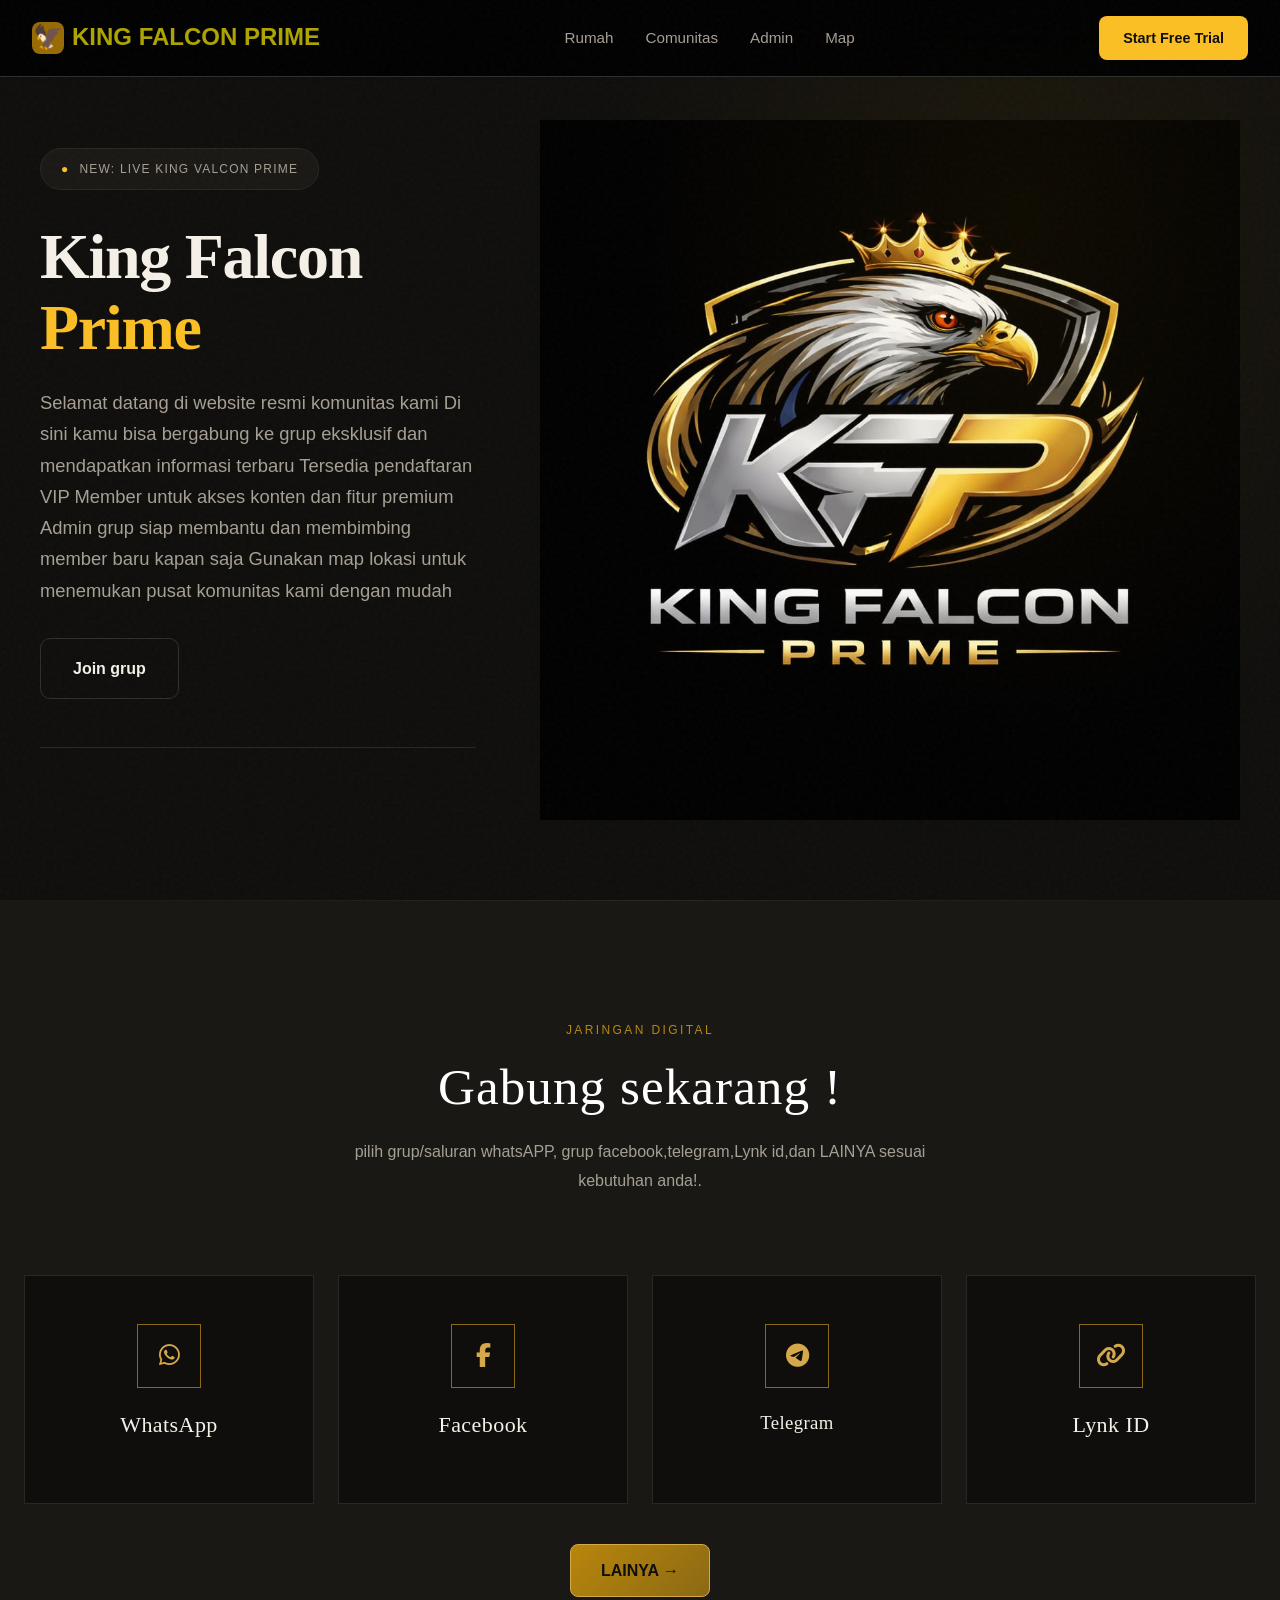
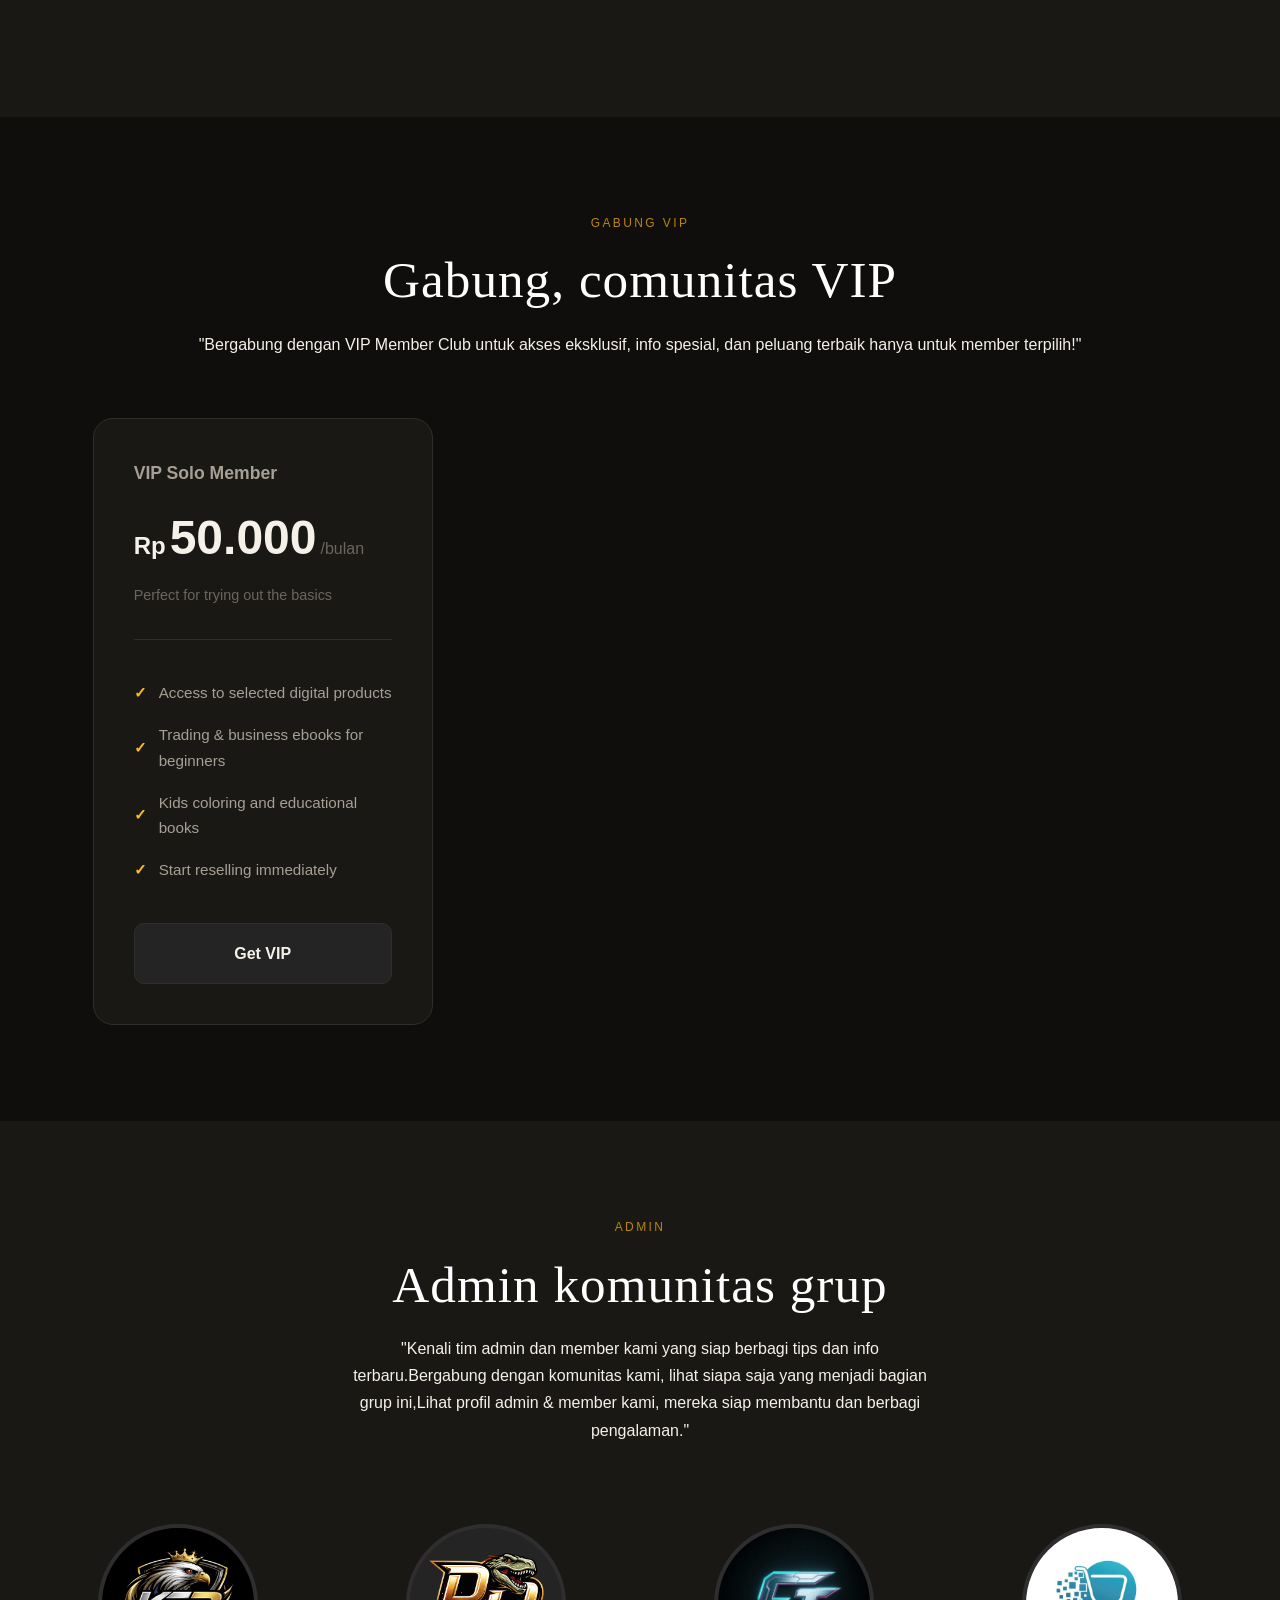
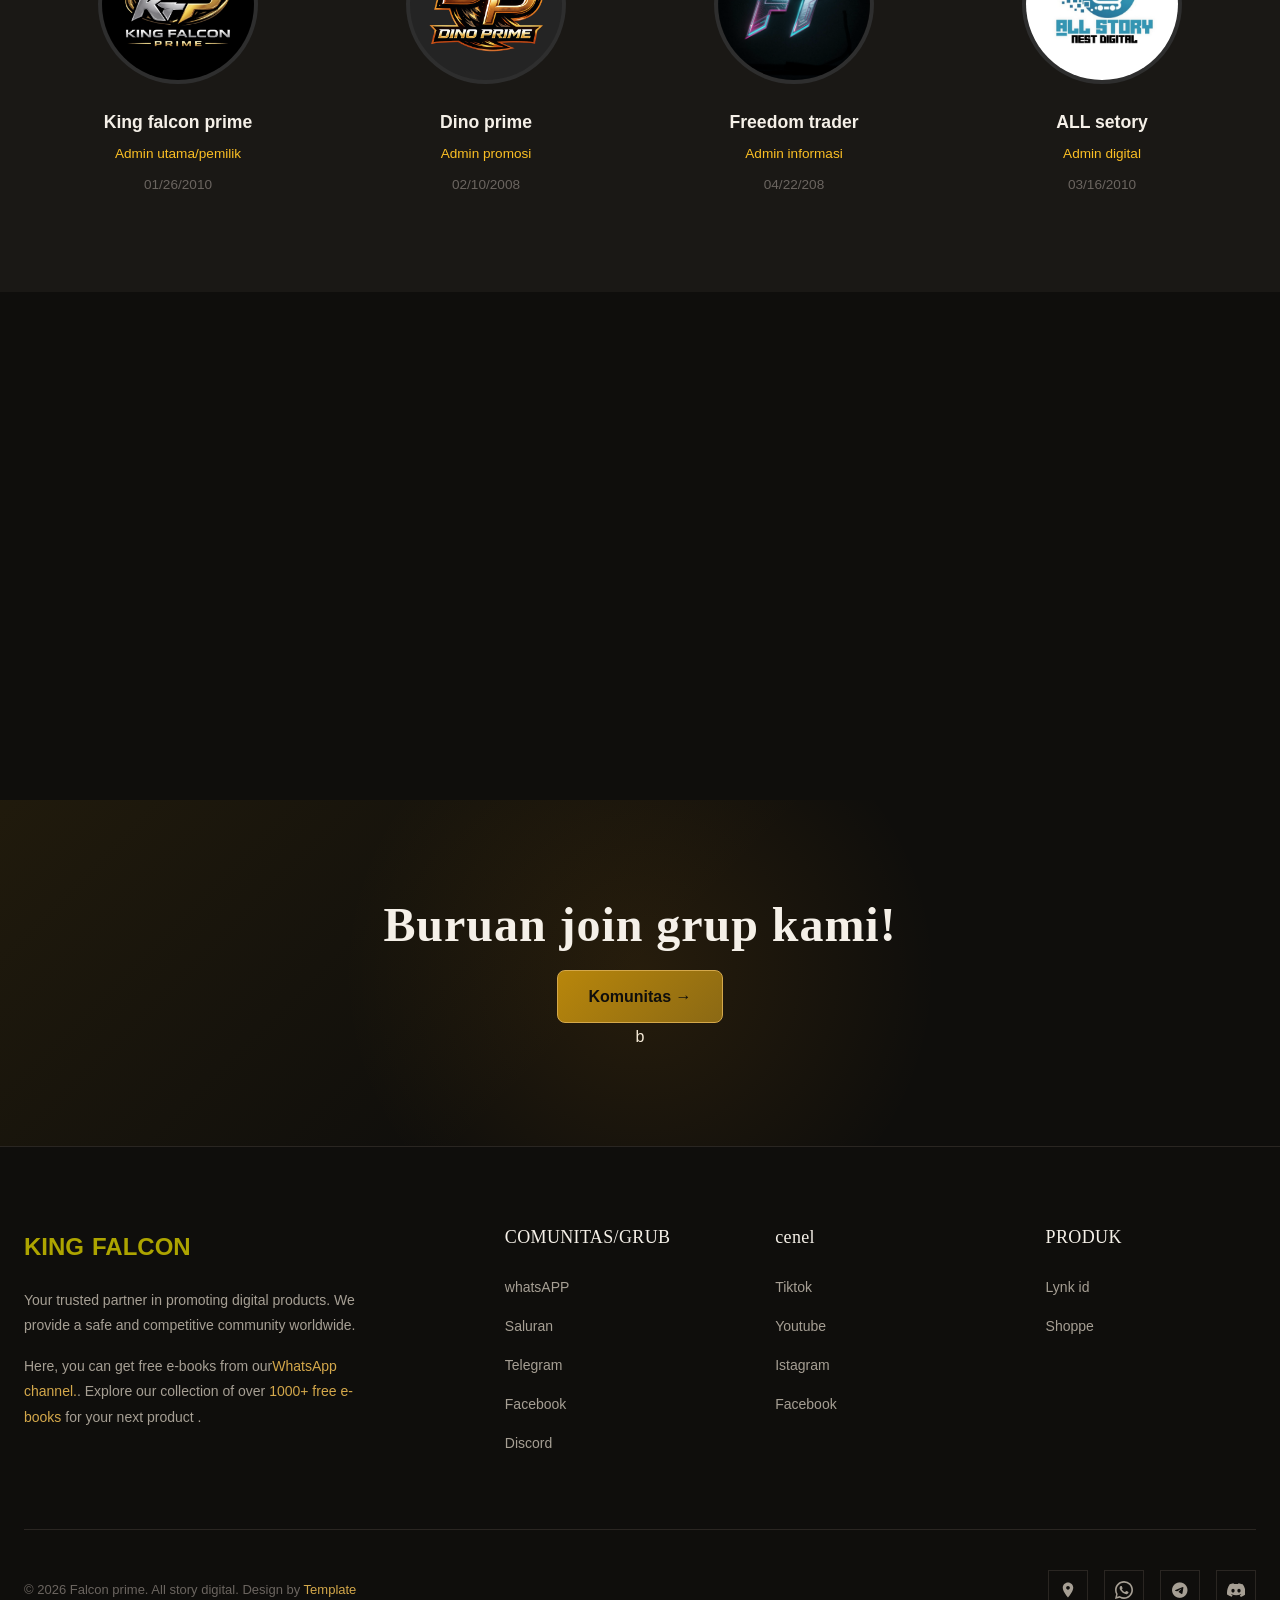
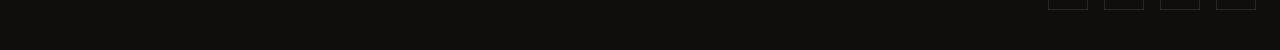
<file: index.html>
<!DOCTYPE html>
<html lang="en">
<head>
  <meta charset="UTF-8">
  <meta name="viewport" content="width=device-width, initial-scale=1.0">
  <title>king falcon prime</title>
  <link rel="stylesheet" href="https://cdnjs.cloudflare.com/ajax/libs/font-awesome/6.5.0/css/all.min.css">

  <link rel="preconnect" href="https://fonts.googleapis.com">
  <link rel="preconnect" href="https://fonts.gstatic.com" crossorigin>
  <link href="https://fonts.googleapis.com/css2?family=Space+Grotesk:wght@300;400;500;600;700&display=swap" rel="stylesheet">
  <link rel="stylesheet" href="style.css">
  <link rel="stylesheet" href="stylee.css">
<!--

TemplateMo 606 String Master

https://templatemo.com/tm-606-string-master

-->
</head>
<body>

  <!-- Navigation -->
  <nav>
    <div class="nav-container">
      <a href="#" class="logo">
        <div class="logo-icon">🦅</div>
        KING FALCON PRIME
      </a>
      <ul class="nav-links">
        <li><a href="#hero">Rumah</a></li>
        <li><a href="#services">Comunitas</a></li>
        <li><a href="#instructors">Admin</a></li>
        <li><a href="#map_main">Map</a></li>
      </ul>
      <a href="#pricing" class="nav-cta"><span>Start Free Trial</span></a>
      <button id="soundToggle" class="mobile-menu-btn">☰</button>
    </div>
  </nav>

  <!-- Hero Section -->
  <!-- TIP: To enable full-screen hero, uncomment "min-height: 100vh" in the .hero CSS -->
  <section class="hero" id="hero">
    <div class="hero-container">
      <div class="hero-content">
        <div class="hero-badge">
          <span>●</span> New: live king valcon prime
        </div>
        <h1>King Falcon<span class="highlight"> Prime</span> </h1>
        <p class="hero-description">
   Selamat datang di website resmi komunitas kami
Di sini kamu bisa bergabung ke grup eksklusif dan mendapatkan informasi terbaru
Tersedia pendaftaran VIP Member untuk akses konten dan fitur premium
Admin grup siap membantu dan membimbing member baru kapan saja
Gunakan map lokasi untuk menemukan pusat komunitas kami dengan mudah

  
        </p>
        <div class="hero-buttons">
          <a href="#services" class="btn-secondary">
            Join grup
          </a>
        </div>
        <div class="hero-stats">
          <div class="stat">
            <div class="stat-value"></div>
            <div class="stat-label"></div>
          </div>
          <div class="stat">
            <div class="stat-value"></div>
            <div class="stat-label"></div>
          </div>
          <div class="stat">
            <div class="stat-value"></div>
            <div class="stat-label"></div>
          </div>
        </div>
      </div>

      <!-- logo  -->
      
    <div class="logo-wrapper">
  <div class="logo-circle">
    <img src="images/logo.jpeg" alt="Logo">
  </div>
</div>


  </section>

      <!-- Services Section -->
    <section class="services" id="services">
        <div class="container">
            <div class="section-header">
                <div class="section-label">Jaringan Digital</div>
                <h2 class="section-title">Gabung sekarang !</h2>
                <p class="section-desc">pilih grup/saluran whatsAPP, grup facebook,telegram,Lynk id,dan LAINYA sesuai kebutuhan anda!.</p>
              </div>

            <div class="services-grid">

    <!-- WhatsApp grup promosi saya  -->
    <div class="service-card">
        <div class="service-icon">
            <a href="lainya.html?menu=a" >
                <i class="fab fa-whatsapp"></i>
            </a>
        
        </div>
        <h3 class="service-title"> WhatsApp</h3>

      </div>


    <!-- Facebook -->
    <div class="service-card">
        <div class="service-icon">
            <a href="lainya.html?menu=b" >
                <i class="fab fa-facebook-f"></i>
            </a>
        </div>
        <h3 class="service-title">Facebook</h3>
        </div>

    <!-- Telegram -->
    <div class="service-card">
        <div class="service-icon">
            <a href="lainya.html?menu=c" >
                <i class="fab fa-telegram-plane"></i>
            </a>
        </div>
        <h3> Telegram </h3>
        </div>

    <!-- Lynk ID -->
    <div class="service-card">
        <div class="service-icon">
            <a href="lainya.html?menu=d" >
                <i class="fas fa-link"></i>
            </a>
        </div>
        <h3 class="service-title">Lynk ID</h3>
        
    </div>
              
  </div>
</div>

       <div class="cta-container">
    <a href="lainya.html?menu=e" class="btn-primary">LAINYA →</a>
</div>
      
</section>


  
  <!-- Pricing Section -->
  <!-- gabung viprepeat(3, 1fr); -->
  <section class="pricing" id="pricing">
    <div class="sion-container">
      <div class="section-headre">
        <div class="section-label">gabung VIP</div>
        <h2 class="section-title">Gabung, comunitas VIP</h2>
        <p class="section-description">
          "Bergabung dengan VIP Member Club untuk akses eksklusif, info spesial, dan peluang terbaik hanya untuk member terpilih!"
        </p>
      </div>
     
       <!-- vip 1 -->
      <div class="pricing-grid">
        <div class="pricing-card">
          <div class="pricing-name">VIP Solo Member</div>
          <div class="pricing-price">
            <span class="currency">Rp</span><span class="proPrice">50.000</span><span class="period">/bulan</span>
          </div>
          <p class="pricing-description">Perfect for trying out the basics</p>
          <ul class="pricing-features">
            <li>Access to selected digital products</li>
  <li>Trading & business ebooks for beginners</li>
  <li>Kids coloring and educational books</li>
  <li>Start reselling immediately</li>
          </ul>
          <a href="https://wa.me/6281573837213" class="pricing-btn">Get VIP</a>
        </div>

      </div>
    </div>
  </section>

 


  <!-- admin kami -->
  <section class="instructors" id="instructors">
    <div class="section-container">
      <div class="section-header">
        <div class="section-label">Admin</div>
        <h2 class="section-title">Admin komunitas grup</h2>
        <p class="section-description">
          "Kenali tim admin dan member kami yang siap berbagi tips dan info terbaru.Bergabung dengan komunitas kami, lihat siapa saja yang menjadi bagian grup ini,Lihat profil admin & member kami, mereka siap membantu dan berbagi pengalaman."
        </p>
      </div>
      <div class="instructors-grid">
        <div class="instructor-card">
          <div class="instructor-image">
            <img src="images/logo.jpeg" alt="Marcus Chen">
          </div>
          <div class="instructor-name">King falcon prime</div>
          <div class="instructor-role">Admin utama/pemilik</div>
          <p class="instructor-bio">01/26/2010</p>
        </div>
        <div class="instructor-card">
          <div class="instructor-image">
            <img src="images/logo2.png" alt="Sarah Williams">
          </div>
          <div class="instructor-name">Dino prime</div>
          <div class="instructor-role">Admin promosi</div>
          <p class="instructor-bio">02/10/2008</p>
        </div>
        <div class="instructor-card">
          <div class="instructor-image">
            <img src="images/logo3.png" alt="James Rodriguez">
          </div>
          <div class="instructor-name">Freedom trader</div>
          <div class="instructor-role">Admin informasi</div>
          <p class="instructor-bio">04/22/208</p>
        </div>
        <div class="instructor-card">
          <div class="instructor-image">
            <img src="images/logo4.jpeg" alt="Emily Park">
          </div>
          <div class="instructor-name">ALL setory</div>
          <div class="instructor-role">Admin digital</div>
          <p class="instructor-bio">03/16/2010</p>
        </div>
      </div>
    </div>
  </section>

  <!-- Testimonials Section -->
  

              <!-- map -->
                 <div class="map_main" id="map_main">
                     <div class="map-responsive">
                        <iframe src="https://www.google.com/maps/embed?pb=!1m17!1m12!1m3!1d3959.0200530906395!2d109.98993!3d-7.123672999999999!2m3!1f0!2f0!3f0!3m2!1i1024!2i768!4f13.1!3m2!1m1!2zN8KwMDcnMjUuMiJTIDEwOcKwNTknMjMuOCJF!5e0!3m2!1sid!2sid!4v1770768249872!5m2!1sid!2sid" width="250" height="500" frameborder="0" style="border:0; width: 100%;" allowfullscreen=""></iframe>
                      </div>
                  </div>

  <!-- CTA Section -->
  <section class="cta">
    <div class="section-container cta-content">
      <h2>Buruan join grup kami!</h2>
      <a href="#services" class="btn-primary">Komunitas →</a>
    </div>b
  </section>

 <!-- Footer -->
    <footer class="footer">
        <div class="container">
            <div class="footer-grid">
                <div class="footer-brand">
                    <a href="#" class="logo">KING <span>FALCON</span></a>
                    <p>Your trusted partner in promoting digital products. We provide a safe and competitive community worldwide.</p>
                    <p style="margin-top: 16px;">Here, you can get free e-books from our<a href="https://whatsapp.com/channel/0029VbC5rMU8V0tkrVbQMV39" target="_blank" rel="noopener" style="color: var(--gold-light);">WhatsApp channel.</a>. Explore our collection of over  <a href="https://whatsapp.com/channel/0029VbC5rMU8V0tkrVbQMV39" style="color: var(--gold-light);">1000+ free e-books</a> for your next product .</p>
                </div>
                <div class="footer-col" >
                    <h4 class="footer-title">COMUNITAS/GRUB</h4>
                   <ul class="footer-links"> 

    <li>
        <a href="https://chat.whatsapp.com/LSkPdoFXT7n2mN4QRKAhbp" target="_blank">
            whatsAPP
        </a>
    </li>

    <li>
        <a href="https://whatsapp.com/channel/0029VbC5rMU8V0tkrVbQMV39" target="_blank">
            Saluran
        </a>
    </li>

    <li>
        <a href="https://t.me/+sE-XW4UMI54yMTU1" target="_blank">
            Telegram
        </a>
    </li>

    <li>
        <a href="https://web.facebook.com/share/g/17uDJnDkF6/" target="_blank">
            Facebook
        </a>
    </li>

    <li>
        <a href="https://youtube.com/@channelmu" target="_blank">
           Discord
        </a>
    </li>
</ul>

                </div>
                <div class="footer-col">
                    <h4 class="footer-title">cenel</h4>
                 <ul class="footer-links">
    <li>
        <a href="https://www.tiktok.com/finansialdigital26" target="_blank">
            Tiktok
        </a>
    </li>

    <li>
        <a href="https://www.youtube.com/@kingfaalconprime" target="_blank">
            Youtube
        </a>
    </li>

    <li>
        <a href="https://www.instagram.com/kingdinoprime2" target="_blank">
            Istagram
        </a>
    </li>

    <li>
        <a href="https://www.facebook.com/kingfalconprime" target="_blank">
            Facebook
        </a>
    </li>


</ul>

                </div>
                <div class="footer-col">
                    <h4 class="footer-title">PRODUK</h4>
                   <ul class="footer-links">
    <li>
        <a href="https://lynk.id/allstorynestdigital" target="_blank">
            Lynk id
        </a>
    </li>

    <li>
        <a href="https://shopee.co.id/zalfaasyifatuhaifa" target="_blank">
           Shoppe
        </a>
    </li>
</ul>

                </div>
            </div>
            <div class="footer-bottom">
                <p class="footer-copy">&copy; 2026 Falcon prime. All story digital. Design by <a href="https://templatemo.com" target="_blank" style="color: var(--gold-light);">Template</a></p>
                <div class="footer-socials">
                    <!-- Google Maps -->
<!-- Google Maps (tetap) -->
<a href="https://maps.app.goo.gl/8mL3T69eai3Khaua7" target="_blank" class="social-link">
    <svg width="18" height="18" viewBox="0 0 24 24" fill="currentColor">
        <path d="M12 2C8.13 2 5 5.13 5 9c0 5.25 7 13 7 13s7-7.75 7-13c0-3.87-3.13-7-7-7zm0 9.5c-1.38 0-2.5-1.12-2.5-2.5S10.62 6.5 12 6.5s2.5 1.12 2.5 2.5S13.38 11.5 12 11.5z"/>
    </svg>
</a>

<!-- WhatsApp -->

<a href="https://wa.me/6281573837213" target="_blank" class="social-link">
    <svg width="18" height="18" viewBox="0 0 24 24" fill="currentColor">
        <path d="M20.52 3.48A11.86 11.86 0 0012 .01C5.37.01 0 5.38 0 12c0 2.11.55 4.08 1.5 5.78L0 24l6.3-1.65A11.94 11.94 0 0012 24c6.63 0 12-5.38 12-12 0-3.18-1.24-6.18-3.48-8.52zM12 21.8c-1.88 0-3.69-.5-5.25-1.45l-.38-.23-3.72.97.99-3.62-.25-.37A9.767 9.767 0 012.2 12c0-5.38 4.42-9.8 9.8-9.8 2.61 0 5.06 1.02 6.92 2.88 1.86 1.86 2.88 4.31 2.88 6.92 0 5.38-4.42 9.8-9.8 9.8zm5.33-7.54c-.29-.15-1.72-.85-1.99-.95-.27-.1-.47-.15-.67.15-.19.29-.74.95-.91 1.15-.18.19-.35.21-.64.07-.29-.15-1.22-.45-2.32-1.43-.86-.76-1.41-1.7-1.57-1.98-.16-.28-.02-.43.12-.57.13-.13.29-.35.44-.52.15-.17.19-.28.29-.45.09-.17.05-.32-.02-.44-.08-.13-.66-1.6-.9-2.19-.24-.58-.48-.5-.66-.51l-.57-.01c-.19 0-.5.07-.77.37s-1.01 1.01-1.01 2.46c0 1.44 1.03 2.83 1.17 3.02.14.19 2.03 3.11 4.92 4.36.69.3 1.23.46 1.65.59.71.22 1.36.19 1.87.12.57-.08 1.77-.72 2.03-1.41.27-.69.27-1.29.19-1.41-.07-.12-.27-.19-.56-.34z"/>
    </svg>
</a>


<!-- Telegram -->

            <a href="https://t.me/+sE-XW4UMI54yMTU1" target="_blank" class="social-link">
                <i class="fab fa-telegram-plane" width="20" height="20" viewBox="0 0 24 24" fill="currentColor">
        </i>
            </a>
        

<!-- Discord -->
<a href="https://discord.gg/kingdinoprime" target="_blank" class="social-link">
    <svg width="18" height="18" viewBox="0 0 24 24" fill="currentColor">
        <path d="M20.317 4.369a19.791 19.791 0 00-4.885-1.515.074.074 0 00-.08.037c-.211.375-.444.864-.608 1.25-1.844-.277-3.68-.277-5.486 0-.164-.396-.405-.874-.617-1.25a.077.077 0 00-.08-.037 19.736 19.736 0 00-4.885 1.515.069.069 0 00-.032.027C.533 9.045-.319 13.553.066 18.002a.082.082 0 00.031.056 19.9 19.9 0 006.092 3.098.076.076 0 00.084-.027c.471-.647.888-1.33 1.242-2.048a.076.076 0 00-.041-.106 13.728 13.728 0 01-1.957-.927.076.076 0 01-.007-.127c.131-.098.262-.197.389-.299a.074.074 0 01.077-.01c4.087 1.868 8.517 1.868 12.548 0a.073.073 0 01.079.009c.127.102.258.201.389.299a.076.076 0 01-.006.127c-.606.36-1.233.683-1.875.967a.076.076 0 00-.038.107c.36.719.778 1.402 1.25 2.05a.076.076 0 00.084.028 19.886 19.886 0 006.093-3.098.077.077 0 00.031-.056c.488-5.177-.559-9.647-3.548-13.606a.061.061 0 00-.031-.028zM8.02 15.331c-1.182 0-2.15-1.085-2.15-2.419 0-1.333.955-2.418 2.15-2.418 1.205 0 2.17 1.093 2.15 2.418 0 1.334-.955 2.419-2.15 2.419zm7.974 0c-1.182 0-2.15-1.085-2.15-2.419 0-1.333.955-2.418 2.15-2.418 1.205 0 2.17 1.093 2.15 2.418 0 1.334-.945 2.419-2.15 2.419z"/>
    </svg>
</a>

                </div>
            </div>
        </div>
    </footer>

  <!-- Default Statcounter code for king falcon prime
https://alfxperson057.github.io/king-falcon-prime/ -->
<script type="text/javascript">
var sc_project=13204720; 
var sc_invisible=1; 
var sc_security="fe599e5f"; 
</script>
<script type="text/javascript"
src="https://www.statcounter.com/counter/counter.js" async></script>
<noscript><div class="statcounter"><a title="Web Analytics Made Easy -
Statcounter" href="https://statcounter.com/" target="_blank"><img
class="statcounter" src="https://c.statcounter.com/13204720/0/fe599e5f/1/"
alt="Web Analytics Made Easy - Statcounter"
referrerPolicy="no-referrer-when-downgrade"></a></div></noscript>
<!-- End of Statcounter Code -->
  

<script src="secrip.js"></script>
</body>

</html>
</file>
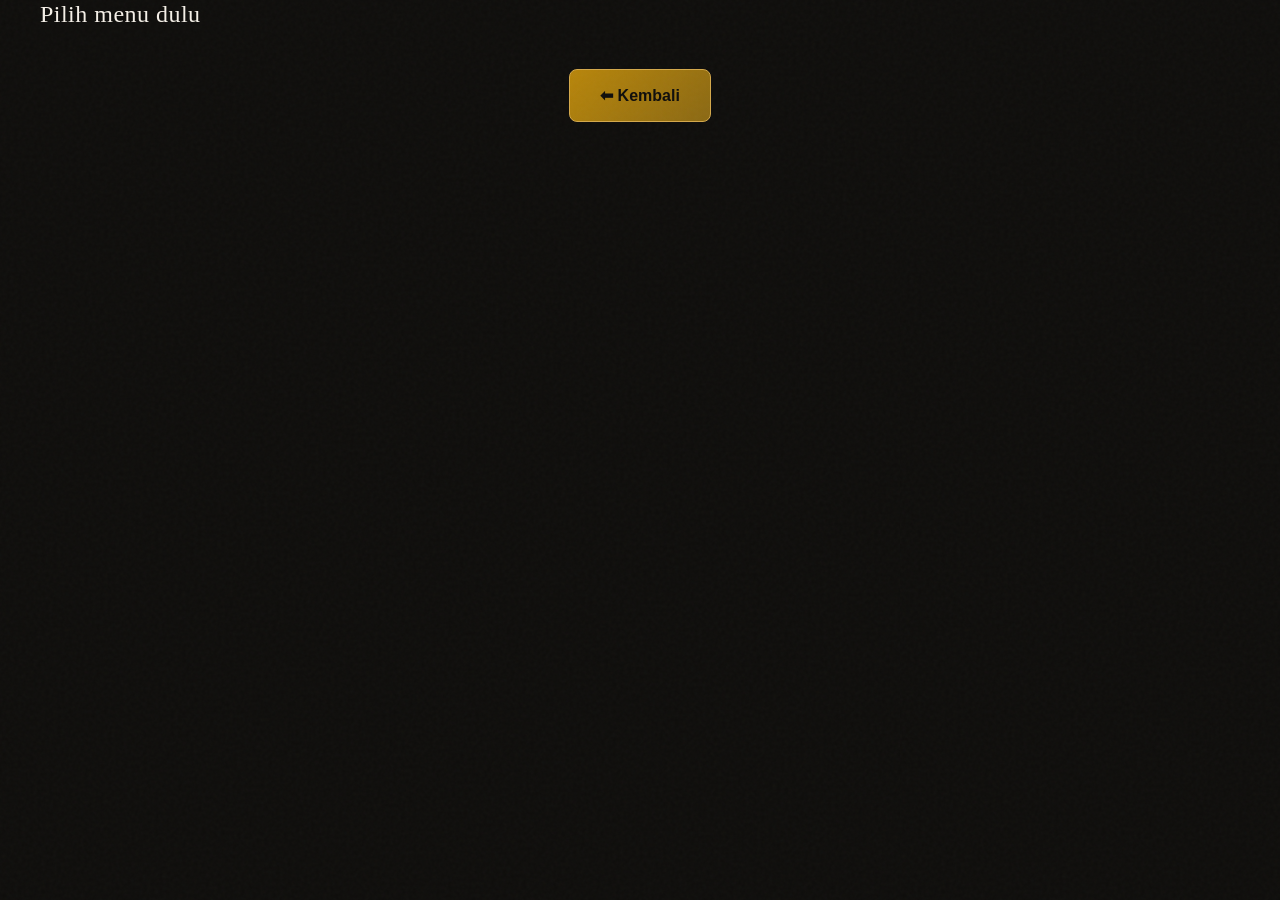
<file: lainya.html>
<!DOCTYPE html>
<html lang="en">
<head>
  <meta charset="UTF-8">
  <meta name="viewport" content="width=device-width, initial-scale=1.0">
  <title>king falcon prime</title>

  <link rel="stylesheet" href="https://cdnjs.cloudflare.com/ajax/libs/font-awesome/6.5.0/css/all.min.css">
  <link rel="preconnect" href="https://fonts.googleapis.com">
  <link href="https://fonts.googleapis.com/css2?family=Space+Grotesk:wght@300;400;500;600;700&display=swap" rel="stylesheet">
  
  <link rel="stylesheet" href="style.css">
  <link rel="stylesheet" href="stylee.css">
</head>

<body>

<!-- Konten Akan Muncul Di Sini -->
<div class="section-container">
  <div id="content"></div>
</div>

<div class="cta-container">
    <a href="index.html#services" class="btn-primary">⬅ Kembali</a>
</div>

<!-- SCRIPT TARUH DI BAWAH -->
<script>
const params = new URLSearchParams(window.location.search);
const menu = params.get("menu");
const content = document.getElementById("content");

if(menu === "a"){
    content.innerHTML = `
        <section class=" id="services">
    <div class="container">
        <div class="section-header">
            <h2 class="section-title">Gabung sekarang!</h2>
            <p class="section-desc">
            pilih grup/saluran sesuai kebutuhan!.
            </p>
        </div>

        <div class="services-grid">

            <div class="service-card">
                <div class="service-icon">
                    <a href="https://chat.whatsapp.com/xxxx" target="_blank">
                        <i class="fab fa-whatsapp"></i>
                    </a>
                </div>
                <h3 class="service-title">Promosi Digital</h3>
                <p>Grup WhatsApp untuk promosi produk digital dan berbagi peluang bisnis online bersama.</p>
            </div>

            <div class="service-card">
                <div class="service-icon">
                    <a href="https://whatsapp.com/channel/0029VaebWXXIN9iofSAeJO1t" target="_blank">
                        <i class="fab fa-whatsapp"></i>
                    </a>
                </div>
                <h3 class="service-title">JB Aku FF</h3>
                <p>Saluran WhatsApp khusus jual beli akun Free Fire (FF).</p>
            </div>

        </div>
    </div>
</section>

`;
}
else if(menu === "b"){
    content.innerHTML = `

<section class=" id="services">
    <div class="container">
        <div class="section-header">
            <h2 class="section-title">Gabung sekarang!</h2>
            <p class="section-desc">
            pilih grup sesuai kebutuhan
            </p>
        </div>

        <div class="services-grid">

            <!-- Telegram -->
            <div class="service-card">
                <div class="service-icon">
                    <a href="https://www.facebook.com/share/g/1DgLpyzHYk/" target="_blank">
                        <i class="fab fa-facebook-f"></i>
                    </a>
                </div>
                <h3 class="service-title">Facebook Group</h3> 
                <p>Mari promosikan Lynk.id kalian di grup ini dan jangkau lebih banyak audiens,Gabung sekarang dan promosikan Lynk.id atau produk digital kamu secara gratis!
                </p>   
        </div>


        </div>
    </div>
</section>
    `;
}
else if(menu === "c"){
    content.innerHTML = `
        <section class=" id="services">
    <div class="container">
        <div class="section-header">
            <h2 class="section-title">Gabung sekarang!</h2>
            <p class="section-desc">
            pilih grup sesuai kebutuhan
            </p>
        </div>

        <div class="services-grid">

            <!-- Telegram -->
            <div class="service-card">
                <div class="service-icon">
                    <a href="https://t.me/+sE-XW4UMI54yMTU1" target="_blank">
                        <i class="fab fa-telegram-plane"></i>
                    </a>
                </div>
                <h3 class="service-title">Telegram Group</h3>
            <p>Bergabung di grup Telegram kami untuk mendapatkan buku PDF gratis dan premium, serta berdiskusi seputar coding, trading, dan produk digital.
            </p>  
        </div>


        </div>
    </div>
</section>
    `;
}
else if(menu === "d"){
    content.innerHTML = `
        <section class=" id="services">
    <div class="container">
        <div class="section-header">
            <h2 class="section-title">Beli sekarang!</h2>
            <p class="section-desc">
             pilih produk ditoko sesuai kebutuhan
            </p>
        </div>

        <div class="services-grid">

                <!-- Lynk ID -->
            <div class="service-card">
                <div class="service-icon">
                    <a href="https://lynk.id/allstorynestdigital" target="_blank">
                        <i class="fas fa-link"></i>
                    </a>
                </div>
                <h3 class="service-title">Lynk ID</h3>
                <p>Masuk ke Lynk.id kami, banyak produk yang bisa Anda jual kembali dengan keuntungan menarik,Tersedia banyak produk yang bisa Anda jual kembali. Yuk mulai usaha sekarang.</p>
            </div>

            

        </div>
    </div>
</section>
    `;
}
else if(menu === "e"){
    content.innerHTML = `
       <section class=" id="services">
    <div class="container">
        <div class="section-header">
            <h2 class="section-title">Gabung sekarang!</h2>
            <p class="section-desc">
            cari toko atau cenel lainya sesuai kebutuhan!.
            </p>
        </div>

        <div class="services-grid">

            <div class="service-card">
                <div class="service-icon">
                    <a href="https://shopee.com/xxxx" target="_blank">
                        <i class="fab fa-shopify"></i>
                    </a>
                </div>
                <h3 class="service-title">Shopee</h3>
               <p> Lihat produk kami di Shopee </p>
            </div>

        </div>
    </div>
</section>
    `;
}
else{
    content.innerHTML = "<h2>Pilih menu dulu</h2>";
}
</script>

<!-- Statcounter -->
<script type="text/javascript">
var sc_project=13204720; 
var sc_invisible=1; 
var sc_security="fe599e5f"; 
</script>
<script type="text/javascript"
src="https://www.statcounter.com/counter/counter.js" async></script>

<script src="secrip.js"></script>

</body>

</html>
</file>
<file: style.css>
@charset "utf-8";
/* CSS Document 

TemplateMo 606 String Master

https://templatemo.com/tm-606-string-master

*/

* {
	margin: 0;
	padding: 0;
	box-sizing: border-box;
}

:root {
	--bg-dark: #0d0d0d;
	--bg-card: #1a1a1a;
	--bg-elevated: #242424;
	--accent: #fbbf24;
	--accent-light: #fbbf24;
	--accent-dark: #d97706;
	--text-primary: #fafafa;
	--text-secondary: #a3a3a3;
	--text-muted: #737373;
	--border: #2e2e2e;
	--gold-primary: #B8860B;
	--gold-light: #D4A84B;
	--gold-dark: #8B6914;
	--gold-accent: #C9A227;
	--bg-dark: #0F0E0C;
	--bg-card: #1A1815;
	--bg-card-hover: #252119;
	--text-primary: #F5F0E8;
	--text-judul: #ffffff;
	--text-secondary: #A69F94;
	--text-muted: #6B6560;
	--border-color: #2A2622;
	--success: #7c784a;
	--danger: #8B3A3A;
}



html {
	scroll-behavior: smooth;
}

body {
	font-family: 'Space Grotesk', sans-serif;
	background: var(--bg-dark);
	color: var(--text-primary);
	line-height: 1.6;
}

/* Navigation */
nav {
	position: fixed;
	top: 0;
	left: 0;
	right: 0;
	z-index: 1000;
	background: rgba(0, 0, 0, 0.9);
	backdrop-filter: blur(20px);
	border-bottom: 1px solid var(--border);
}

.nav-container {
	max-width: 9200px;
	margin: 0 auto;
	padding: 1rem 2rem;
	display: flex;
	justify-content: space-between;
	align-items: center;
}

.logo {
	font-size: 1.5rem;
	font-weight: 700;
	color: #ada400;
	text-decoration: none;
	display: flex;
	align-items: center;
	gap: 0.5rem;
}

.logo-icon {
	width: 32px;
	height: 32px;
	background: #986b03;
	border-radius: 8px;
	display: flex;
	align-items: center;
	justify-content: center;
}

.nav-links {
	display: flex;
	gap: 2rem;
	list-style: none;
}

.nav-links a {
	color: var(--text-secondary);
	text-decoration: none;
	font-size: 0.95rem;
	font-weight: 500;
	transition: color 0.2s;
}

.nav-links a:hover {
	color: var(--accent);
}

.nav-cta {
	background: var(--accent);
	color: var(--bg-dark);
	padding: 0.6rem 1.5rem;
	border-radius: 8px;
	text-decoration: none;
	font-weight: 600;
	font-size: 0.9rem;
	transition: all 0.2s;
}

.nav-cta span {
	display: inline;
	background: transparent;
	padding: 0;
}

.nav-cta:hover {
	background: var(--accent-light);
	transform: translateY(-1px);
}

/* Hero Section */
.hero {
	/* min-height: 100vh; */
	/* Uncomment for full-screen hero */
	display: flex;
	align-items: center;
	padding: 8rem 2rem 4rem;
	position: relative;
	overflow: hidden;
}

.hero::before {
	content: '';
	position: absolute;
	top: -50%;
	right: -20%;
	width: 80%;
	height: 150%;
	background: radial-gradient(ellipse, rgba(245, 158, 11, 0.08) 0%, transparent 70%);
	pointer-events: none;
}

.hero-container {
	max-width: 1200px;
	margin: 0 auto;
	display: grid;
	grid-template-columns: 1fr 1fr;
	gap: 4rem;
	align-items: center;
}

.hero-content {
	position: relative;
	z-index: 1;
}

.hero-badge {
	display: inline-flex;
	align-items: center;
	gap: 0.5rem;
	background: var(--bg-card);
	border: 1px solid var(--border);
	padding: 0.5rem 1rem;
	border-radius: 100px;
	font-size: 0.85rem;
	color: var(--text-secondary);
	margin-bottom: 1.5rem;
}

.hero-badge span {
	color: var(--accent);
}

.hero h1 {
	font-size: clamp(2.5rem, 5vw, 4rem);
	font-weight: 700;
	line-height: 1.1;
	margin-bottom: 1.5rem;
	letter-spacing: -0.02em;
}

.hero h1 .highlight {
	color: var(--accent);
}

.hero-description {
	font-size: 1.15rem;
	color: var(--text-secondary);
	margin-bottom: 2rem;
	max-width: 480px;
}

.hero-buttons {
	display: flex;
	gap: 1rem;
	margin-bottom: 3rem;
}

.btn-primary {
	background: var(--accent);
	color: var(--bg-dark);
	padding: 1rem 2rem;
	border-radius: 10px;
	text-decoration: none;
	font-weight: 600;
	display: inline-flex;
	align-items: center;
	gap: 0.5rem;
	transition: all 0.2s;
}

.btn-primary:hover {
	background: var(--accent-light);
	transform: translateY(-2px);
	box-shadow: 0 10px 30px rgba(245, 158, 11, 0.3);
}

.btn-secondary {
	background: transparent;
	color: var(--text-primary);
	padding: 1rem 2rem;
	border-radius: 10px;
	text-decoration: none;
	font-weight: 600;
	border: 1px solid var(--border);
	transition: all 0.2s;
}

.btn-secondary:hover {
	border-color: var(--text-secondary);
	background: var(--bg-card);
}

.hero-stats {
	display: flex;
	gap: 3rem;
}

.stat {
	text-align: left;
}

.stat-value {
	font-size: 2rem;
	font-weight: 700;
	color: var(--text-primary);
}

.stat-label {
	font-size: 0.85rem;
	color: var(--text-muted);
}

/* logo Section */


.logo-circle {
  animation: float 4s ease-in-out infinite;
}

@keyframes float {
  0% { transform: translateY(0px); }
  50% { transform: translateY(-15px); }
  100% { transform: translateY(0px); }
}

.logo-circle {
  width: 300px;
  height: auto;
  border-radius: 0;   /* kotak */
  overflow: hidden;
}



.logo-circle img {
  width: 100%;
  height: auto;
}

/* Bungkus logo agar benar-benar center */
.logo-wrapper {
    display: flex;
    justify-content: center;
    align-items: center;
}




/* Features Section */
.features {
	padding: 6rem 2rem;
	background: var(--bg-card);
}

.section-container {
	max-width: 1200px;
	margin: 0 auto;
}

.section-header {
	text-align: center;
	margin-bottom: 4rem;
}

/* Services Section */
/* jaringan bisnis digital */
section {
	padding: 120px 0;
}

.section-header {
	text-align: center;
	max-width: 600px;
	margin: 0 auto 80px;
}

.section-label {
	font-size: 12px;
	text-transform: uppercase;
	letter-spacing: 0.2em;
	color: var(--gold-primary);
	margin-bottom: 16px;
}

.section-title {
	font-size: clamp(36px, 4vw, 52px);
	color: var(--text-judul);
	margin-bottom: 20px;
}

.section-desc {
	font-size: 16px;
	color: var(--text-secondary);
	line-height: 1.8;
}

/* Services Section */
.services {
	background: var(--bg-card);
	position: relative;
}

.services::before {
	content: '';
	position: absolute;
	top: 0;
	left: 0;
	right: 0;
	height: 1px;
	background: linear-gradient(90deg, transparent, var(--border-color), transparent);
}

.services-grid {
	display: grid;
	grid-template-columns: repeat(4, 1fr);
	gap: 24px;
}


.service-card {
	padding: 48px 32px;
	background: var(--bg-dark);
	border: 1px solid var(--border-color);
	text-align: center;
	transition: all 0.4s ease;
	position: relative;
	overflow: hidden;
}

.service-card::before {
	content: '';
	position: absolute;
	top: 0;
	left: 0;
	right: 0;
	height: 2px;
	background: var(--gold-primary);
	transform: scaleX(0);
	transition: transform 0.4s ease;
}

.service-card:hover {
	transform: translateY(-8px);
	border-color: var(--gold-dark);
	background: var(--bg-card-hover);
}

.service-card:hover::before {
	transform: scaleX(1);
}

.service-icon {
	width: 64px;
	height: 64px;
	margin: 0 auto 24px;
	display: flex;
	align-items: center;
	justify-content: center;
	border: 1px solid var(--gold-dark);
	color: var(--gold-light);
	font-size: 24px;
	transition: all 0.4s ease;
}

.service-card:hover .service-icon {
	background: var(--gold-primary);
	color: var(--bg-dark);
	border-color: var(--gold-primary);
}

.service-title {
	font-size: 22px;
	color: var(--text-primary);
	margin-bottom: 16px;
}

.service-desc {
	font-size: 14px;
	color: var(--text-secondary);
	line-height: 1.7;
}

/* total grup */

.stats-section {
  background: #000000;
  padding: 1px 20px;
  border-radius: 15px;
  margin: 30px auto;
  max-width: 1000px;
}

/* PC Default: 4 kotak sejajar */
.stats-container {
  display: grid;
  grid-template-columns: repeat(3, 1fr);
  gap: 30px;
  text-align: center;
}

/* Kotak */
.stat-box {
  padding: 5px;
}

.stat-icon {
  font-size: 35px;
  margin-bottom: 10px;
  color: #7b2cff;
}

.stat-box h2 {
  font-size: 40px;
  color: #ffffff;
  margin: 5px 0;
  font-weight: bold;
}

.stat-box p {
  font-size: 16px;
  color: #cccccc;
  margin: 0;
}

/* 📱 Responsive untuk HP: jadi 2 kolom */
/* Tablet */
@media (max-width: 1024px) {
  .services-grid {
    grid-template-columns: repeat(2, 1fr);
  }
}

/* HP kecil */
@media screen and (max-width: 768px) {
  .services-grid {
    display: grid !important;
    grid-template-columns: repeat(2, 1fr) !important;
  gap: 15px;
  }
}




/* Pricing Section */
/* gabung vip */
.pricing {
	padding: 6rem 2rem;
}

.billing-toggle {
	display: flex;
	justify-content: center;
	align-items: center;
	gap: 0.5rem;
	margin-bottom: 3rem;
	background: var(--bg-card);
	padding: 0.5rem;
	border-radius: 12px;
	width: fit-content;
	margin-left: auto;
	margin-right: auto;
	border: 1px solid var(--border);
}

.billing-option {
	padding: 0.75rem 1.5rem;
	border-radius: 8px;
	font-size: 0.9rem;
	font-weight: 500;
	color: var(--text-secondary);
	cursor: pointer;
	transition: all 0.2s;
	position: relative;
	background: transparent;
	border: none;
	font-family: inherit;
}

.billing-option:hover {
	color: var(--text-primary);
}

.billing-option.active {
	background: var(--accent);
	color: var(--bg-dark);
}

.billing-option .discount-badge {
	position: absolute;
	top: -8px;
	right: -8px;
	background: #22c55e;
	color: #fff;
	font-size: 0.65rem;
	font-weight: 700;
	padding: 0.2rem 0.4rem;
	border-radius: 4px;
}

.pricing-grid {
	display: grid;
	grid-template-columns: repeat(3, 1fr);
	gap: 2rem;
}

.pricing-card {
	background: var(--bg-card);
	border: 1px solid var(--border);
	border-radius: 20px;
	padding: 2.5rem;
	position: relative;
	transition: all 0.3s;
}

.pricing-card:hover {
	transform: translateY(-4px);
}

.pricing-name {
	font-size: 1.1rem;
	font-weight: 600;
	color: var(--text-secondary);
	margin-bottom: 0.5rem;
}

.pricing-price {
	font-size: 3rem;
	font-weight: 700;
	margin-bottom: 0.25rem;
	display: flex;
	align-items: baseline;
	gap: 0.25rem;
}

.pricing-price .currency {
	font-size: 1.5rem;
	font-weight: 600;
}

.pricing-price .period {
	font-size: 1rem;
	font-weight: 400;
	color: var(--text-muted);
}

.pricing-billed {
	font-size: 0.85rem;
	color: var(--text-muted);
	margin-bottom: 0.5rem;
	min-height: 1.2rem;
}

.pricing-savings {
	display: inline-block;
	background: rgba(34, 197, 94, 0.15);
	color: #22c55e;
	font-size: 0.8rem;
	font-weight: 600;
	padding: 0.25rem 0.75rem;
	border-radius: 100px;
	margin-bottom: 1rem;
	min-height: 1.5rem;
}

.pricing-savings:empty {
	visibility: hidden;
}

.pricing-description {
	color: var(--text-muted);
	font-size: 0.9rem;
	margin-bottom: 2rem;
	padding-bottom: 2rem;
	border-bottom: 1px solid var(--border);
}

.pricing-features {
	list-style: none;
	margin-bottom: 2rem;
}

.pricing-features li {
	display: flex;
	align-items: center;
	gap: 0.75rem;
	padding: 0.5rem 0;
	color: var(--text-secondary);
	font-size: 0.95rem;
}

.pricing-features li::before {
	content: '✓';
	color: var(--accent);
	font-weight: 700;
}

.pricing-btn {
	display: block;
	text-align: center;
	padding: 1rem;
	border-radius: 10px;
	text-decoration: none;
	font-weight: 600;
	transition: all 0.2s;
}

.pricing-card .pricing-btn {
	background: var(--bg-elevated);
	color: var(--text-primary);
	border: 1px solid var(--border);
}

.pricing-card .pricing-btn:hover {
	background: var(--text-primary);
	color: var(--bg-dark);
}

.pricing-card.featured .pricing-btn {
	background: var(--accent);
	color: var(--bg-dark);
	border: none;
}

.pricing-card.featured .pricing-btn:hover {
	background: var(--accent-light);
}

.pricing-grid {
  max-width: 1100px;
  margin: 0 auto;
  justify-items: center;
}

.pricing-card {
  width: 100%;
  max-width: 340px;
}

.section-headre {
  text-align: center;
}

.pricing-grid {
  margin-top: 60px;
}

.vip-container {
  display: grid;
  grid-template-columns: repeat(3, 1fr);
  gap: 20px;
  justify-content: start;
  align-items: stretch;
}

/* Tablet jadi 2 kolom */
@media (max-width: 992px) {
  .vip-container {
    grid-template-columns: repeat(3, 1fr);
  }
}

/* HP jadi 1 kolom */
@media (max-width: 1px) {
  .vip-container {
    grid-template-columns: repeat(3, 1fr);
  }
}



/* Instructors Section */
.instructors {
	padding: 6rem 2rem;
	background: var(--bg-card);
}

.instructors-grid {
	display: grid;
	grid-template-columns: repeat(4, 1fr);
	gap: 2rem;
}

.instructor-card {
	text-align: center;
}

.instructor-image {
	width: 160px;
	height: 160px;
	border-radius: 50%;
	margin: 0 auto 1.5rem;
	border: 4px solid var(--border);
	transition: all 0.3s;
	overflow: hidden;
	background: var(--bg-elevated);
}

.instructor-image img {
	width: 100%;
	height: 100%;
	object-fit: cover;
	filter: grayscale(20%);
	transition: filter 0.3s;
}

.instructor-card:hover .instructor-image {
	border-color: var(--accent);
	box-shadow: 0 0 20px rgba(246, 246, 245, 0.3);
}

.instructor-card:hover .instructor-image img {
	filter: grayscale(0%);
}

.instructor-name {
	font-size: 1.1rem;
	font-weight: 600;
	margin-bottom: 0.25rem;
}

.instructor-role {
	color: var(--accent);
	font-size: 0.85rem;
	font-weight: 500;
	margin-bottom: 0.5rem;
}

.instructor-bio {
	color: var(--text-muted);
	font-size: 0.85rem;
}

@media (max-width: 700px) {
  .instructors-grid {
    grid-template-columns: repeat(4, 1fr);
    gap: 0.5rem;
  }

  .instructor-image {
    width: 70px;
    height: 70px;
  }
}

@media (max-width: 768px) {
  .instructors {
    padding: 2rem 1rem; /* lebih kecil jadi naik */
  }
}


/* Testimonials */
.testimonials {
	padding: 6rem 2rem;
}

.testimonials-grid {
	display: grid;
	grid-template-columns: repeat(3, 1fr);
	gap: 2rem;
}

.testimonial-card {
	background: var(--bg-card);
	border: 1px solid var(--border);
	border-radius: 16px;
	padding: 2rem;
}

.testimonial-stars {
	color: var(--accent);
	font-size: 1rem;
	margin-bottom: 1rem;
}

.testimonial-text {
	color: var(--text-secondary);
	font-size: 1rem;
	line-height: 1.7;
	margin-bottom: 1.5rem;
}

.testimonial-author {
	display: flex;
	align-items: center;
	gap: 1rem;
}

.testimonial-avatar {
	width: 64px;
	height: 64px;
	border-radius: 50%;
	overflow: hidden;
	flex-shrink: 0;
}

.testimonial-avatar img {
	width: 100%;
	height: 100%;
	object-fit: cover;
}

.testimonial-name {
	font-weight: 600;
	font-size: 0.95rem;
}

.testimonial-title {
	color: var(--text-muted);
	font-size: 0.8rem;
}

@media (max-width: 768px) {

  .testimonials {
    padding: 2rem 1rem; /* biar naik ke atas */
  }

  .testimonials-grid {
    grid-template-columns: repeat(2, 1fr); /* HP jadi 2 kolom */
    gap: 1rem;
  }

  .testimonial-card {
    padding: 1rem; /* card lebih kecil */
  }

  .testimonial-text {
    font-size: 0.85rem;
  }

  .testimonial-avatar {
    width: 45px;
    height: 45px;
  }
}


/* CTA Section */
.cta {
	padding: 6rem 2rem;
	background: linear-gradient(135deg, var(--bg-card) 0%, var(--bg-dark) 100%);
	text-align: center;
	position: relative;
	overflow: hidden;
}

.cta::before {
	content: '';
	position: absolute;
	top: 50%;
	left: 50%;
	transform: translate(-50%, -50%);
	width: 600px;
	height: 600px;
	background: radial-gradient(circle, rgba(245, 158, 11, 0.1) 0%, transparent 70%);
	pointer-events: none;
}

.cta-content {
	position: relative;
	z-index: 1;
}

.cta h2 {
	font-size: clamp(2rem, 4vw, 3rem);
	font-weight: 700;
	margin-bottom: 1rem;
}

.cta p {
	color: var(--text-secondary);
	font-size: 1.1rem;
	margin-bottom: 2rem;
	max-width: 500px;
	margin-left: auto;
	margin-right: auto;
}

/* Footer  */



/* Mobile Menu */
.mobile-menu-btn {
	display: none;
	background: none;
	border: none;
	color: var(--text-primary);
	font-size: 1.5rem;
	cursor: pointer;
}

/* Responsive */
@media (max-width: 1024px) {
	.hero-container {
		grid-template-columns: 1fr;
		text-align: center;
	}

	.hero-content {
		order: 1;
	}

	.guitar-wrapper {
		order: 0;
		max-width: 500px;
		margin: 0 auto;
	}

	.hero-description {
		margin: 0 auto 2rem;
	}

	.hero-buttons {
		justify-content: center;
	}

	.hero-stats {
		justify-content: center;
	}

	.features-grid,
	.pricing-grid,
	.testimonials-grid {
		grid-template-columns: 1fr;
		max-width: 500px;
		margin: 0 auto;
	}

	.billing-toggle {
		flex-wrap: wrap;
		justify-content: center;
	}

	.billing-option {
		padding: 0.6rem 1.2rem;
		font-size: 0.85rem;
	}

	.instructors-grid {
		grid-template-columns: repeat(2, 1fr);
	}

	.footer-grid {
		grid-template-columns: 1fr 1fr;
	}
}

@media (max-width: 880px) {

	.nav-links,
	.nav-cta {
		display: none;
	}

	

	/* Tombol hamburger default disembunyikan */
.mobile-menu-btn {
	display: none;
	background: none;
	border: none;
	font-size: 24px;
	cursor: pointer;
	color: rgb(203, 182, 0);
}
}

/* Versi HP */
@media (max-width: 768px) {

	.nav-links {
		display: none;       /* disembunyikan dulu */
		flex-direction: column;
		position: absolute;
		top: 100%;
		right: 0;
		background: #000000;
		width: 200px;
		padding: 20px;
	}

	.nav-links.active {
		display: flex;       /* muncul saat diklik */
	}

	.mobile-menu-btn {
		display: block;      /* tombol muncul di HP */
	}
}


/* FIX SERVICES RESPONSIVE */
@media (max-width: 1200px) {
    .services-grid {
        grid-template-columns: repeat(2, 1fr) !important;
    }
}

@media (max-width: 600px) {
    .services-grid {
        grid-template-columns: 1fr !important;
    }
}


/* Default = PC */
.logo-circle {
  width: 700px;
  height: auto;
  aspect-ratio: 1 / 1;   /* bikin selalu persegi */
  border-radius: 0; /* kotak */
  overflow: hidden;
}

/* Gambar di dalam logo */
.logo-circle img {
  width: 100%;
  height: auto;
  object-fit: cover;
}

/* Versi HP */
@media (max-width: 780px) {
  .logo-circle {
    width: 200px;
    height: auto;
    border-radius: 100%; /* jadi lingkaran */
  }
}

@media (max-width: 1024px) {
  .logo-circle {
    width: 300px;
	height: auto;
    border-radius: 90%;
  }
}


/* tulisan lainya */

/* Container tombol center */
.cta-container {
    text-align: center;  /* bikin konten di dalam div center */
    margin-top: 40px;    /* jarak dari atas */
}

/* Tombol */
.btn-primary {
    display: inline-block;
    padding: 12px 30px;
    background-color: var(--gold-primary);
    color: #fff;
    text-decoration: none;
    font-weight: bold;
    font-size: 16px;
    border-radius: 8px;
    transition: all 0.3s ease;
}

.btn-primary:hover {
    background-color: var(--gold-dark);
    transform: translateY(-2px);
}
</file>
<file: stylee.css>
@charset "utf-8";
/* CSS Document 

TemplateMo 610 Aurum Gold

https://templatemo.com/tm-610-aurum-gold

*/

:root {
	--gold-primary: #B8860B;
	--gold-light: #D4A84B;
	--gold-dark: #8B6914;
	--gold-accent: #C9A227;
	--bg-dark: #0F0E0C;
	--bg-card: #1A1815;
	--bg-card-hover: #252119;
	--text-primary: #F5F0E8;
	--text-secondary: #A69F94;
	--text-muted: #6B6560;
	--border-color: #2A2622;
	--success: #4A7C59;
	--danger: #8B3A3A;
}

* {
	margin: 0;
	padding: 0;
	box-sizing: border-box;
}

html {
	scroll-behavior: smooth;
}

body {
	font-family: 'Libre Franklin', sans-serif;
	background-color: var(--bg-dark);
	color: var(--text-primary);
	line-height: 1.7;
	font-weight: 300;
	overflow-x: hidden;
}

/* Noise texture overlay */
body::before {
	content: '';
	position: fixed;
	top: 0;
	left: 0;
	width: 100%;
	height: 100%;
	pointer-events: none;
	opacity: 0.03;
	z-index: 9999;
	background-image: url("data:image/svg+xml,%3Csvg viewBox='0 0 256 256' xmlns='http://www.w3.org/2000/svg'%3E%3Cfilter id='noise'%3E%3CfeTurbulence type='fractalNoise' baseFrequency='0.9' numOctaves='4' stitchTiles='stitch'/%3E%3C/filter%3E%3Crect width='100%25' height='100%25' filter='url(%23noise)'/%3E%3C/svg%3E");
}

h1,
h2,
h3,
h4,
h5,
h6 {
	font-family: 'Cormorant Garamond', serif;
	font-weight: 500;
	line-height: 1.2;
	letter-spacing: 0.02em;
}

a {
	color: inherit;
	text-decoration: none;
	transition: color 0.3s ease;
}

img {
	max-width: 100%;
	height: auto;
}

.container {
	max-width: 1280px;
	margin: 0 auto;
	padding: 0 24px;
}

/* Navigation */

/* Mobile Menu Styles */
.mobile-menu {
	position: fixed;
	top: 0;
	right: -100%;
	width: 100%;
	max-width: 400px;
	height: 100vh;
	background: var(--bg-card);
	z-index: 2000;
	padding: 100px 40px 40px;
	transition: right 0.4s cubic-bezier(0.4, 0, 0.2, 1);
	border-left: 1px solid var(--border-color);
	overflow-y: auto;
}

.mobile-menu.open {
	right: 0;
}

.mobile-menu-overlay {
	position: fixed;
	top: 0;
	left: 0;
	width: 100%;
	height: 100%;
	background: rgba(0, 0, 0, 0.7);
	z-index: 1999;
	opacity: 0;
	visibility: hidden;
	transition: opacity 0.4s ease, visibility 0.4s ease;
}

.mobile-menu-overlay.open {
	opacity: 1;
	visibility: visible;
}

.mobile-menu-close {
	position: absolute;
	top: 24px;
	right: 24px;
	width: 48px;
	height: 48px;
	background: none;
	border: 1px solid var(--border-color);
	color: var(--text-secondary);
	cursor: pointer;
	display: flex;
	align-items: center;
	justify-content: center;
	transition: all 0.3s ease;
}

.mobile-menu-close:hover {
	border-color: var(--gold-primary);
	color: var(--gold-light);
}

.mobile-nav-links {
	list-style: none;
	margin-bottom: 40px;
}

.mobile-nav-links li {
	border-bottom: 1px solid var(--border-color);
}

.mobile-nav-links a {
	display: block;
	padding: 20px 0;
	font-family: 'Cormorant Garamond', serif;
	font-size: 24px;
	color: var(--text-secondary);
	transition: all 0.3s ease;
	position: relative;
}

.mobile-nav-links a::after {
	content: '→';
	position: absolute;
	right: 0;
	top: 50%;
	transform: translateY(-50%) translateX(-10px);
	opacity: 0;
	color: var(--gold-primary);
	transition: all 0.3s ease;
}

.mobile-nav-links a:hover,
.mobile-nav-links a.active {
	color: var(--gold-light);
	padding-left: 12px;
}

.mobile-nav-links a:hover::after,
.mobile-nav-links a.active::after {
	opacity: 1;
	transform: translateY(-50%) translateX(0);
}

.mobile-menu-cta {
	display: flex;
	flex-direction: column;
	gap: 12px;
}

.mobile-menu-cta .btn {
	width: 100%;
	text-align: center;
}

.btn {
	display: inline-flex;
	align-items: center;
	justify-content: center;
	padding: 14px 32px;
	font-size: 12px;
	font-weight: 500;
	letter-spacing: 0.15em;
	text-transform: uppercase;
	border: none;
	cursor: pointer;
	transition: all 0.3s ease;
	font-family: 'Libre Franklin', sans-serif;
}

.btn-outline {
	background: transparent;
	border: 1px solid var(--gold-primary);
	color: var(--gold-light);
}

.btn-outline:hover {
	background: var(--gold-primary);
	color: var(--bg-dark);
}

.btn-primary {
	background: linear-gradient(135deg, var(--gold-primary) 0%, var(--gold-dark) 100%);
	color: var(--bg-dark);
	border: 1px solid var(--gold-light);
}

.btn-primary:hover {
	background: linear-gradient(135deg, var(--gold-light) 0%, var(--gold-primary) 100%);
	transform: translateY(-2px);
	box-shadow: 0 8px 30px rgba(184, 134, 11, 0.3);
}

.mobile-menu-btn {
	display: none;
	flex-direction: column;
	gap: 6px;
	background: none;
	border: 1px solid var(--border-color);
	cursor: pointer;
	padding: 12px;
	transition: all 0.3s ease;
}

.mobile-menu-btn:hover {
	border-color: var(--gold-primary);
}

.mobile-menu-btn span {
	width: 20px;
	height: 1.5px;
	background: var(--gold-light);
	transition: all 0.3s ease;
	transform-origin: center;
}

.mobile-menu-btn.active span:nth-child(1) {
	transform: rotate(45deg) translate(5px, 5px);
}

.mobile-menu-btn.active span:nth-child(2) {
	opacity: 0;
}

.mobile-menu-btn.active span:nth-child(3) {
	transform: rotate(-45deg) translate(5px, -5px);
}

/* Hide body scroll when menu open */
body.menu-open {
	overflow: hidden;
}

/* Hero Section */
.hero {
	min-height: 100vh;
	display: flex;
	align-items: center;
	position: relative;
	padding: 120px 0 80px;
	overflow: hidden;
}

.hero::before {
	content: '';
	position: absolute;
	top: -50%;
	right: -20%;
	width: 80%;
	height: 150%;
	background: radial-gradient(ellipse at center, rgba(184, 134, 11, 0.08) 0%, transparent 60%);
	pointer-events: none;
}

.hero-grid {
	display: grid;
	grid-template-columns: 1fr 1fr;
	gap: 80px;
	align-items: center;
}

.hero-content {
	position: relative;
	z-index: 2;
}

.hero-badge {
	display: inline-flex;
	align-items: center;
	gap: 10px;
	padding: 10px 20px;
	background: var(--bg-card);
	border: 1px solid var(--border-color);
	margin-bottom: 32px;
	font-size: 12px;
	letter-spacing: 0.1em;
	text-transform: uppercase;
	color: var(--text-secondary);
}

.hero-badge .dot {
	width: 8px;
	height: 8px;
	background: var(--success);
	border-radius: 50%;
	animation: pulse 2s infinite;
}

@keyframes pulse {

	0%,
	100% {
		opacity: 1;
	}

	50% {
		opacity: 0.5;
	}
}

.hero-title {
	font-size: clamp(48px, 6vw, 80px);
	color: var(--text-primary);
	margin-bottom: 24px;
	font-weight: 400;
}

.hero-title .gold {
	color: var(--gold-light);
	font-style: italic;
}

.hero-desc {
	font-size: 18px;
	color: var(--text-secondary);
	max-width: 480px;
	margin-bottom: 40px;
	line-height: 1.8;
}

.hero-actions {
	display: flex;
	gap: 16px;
	margin-bottom: 60px;
}

.hero-stats {
	display: grid;
	grid-template-columns: repeat(3, 1fr);
	gap: 32px;
	padding-top: 40px;
	border-top: 1px solid var(--border-color);
}

.stat-item {
	text-align: left;
}

.stat-value {
	font-family: 'Cormorant Garamond', serif;
	font-size: 36px;
	color: var(--gold-light);
	margin-bottom: 4px;
}

.stat-label {
	font-size: 12px;
	color: var(--text-muted);
	text-transform: uppercase;
	letter-spacing: 0.1em;
}

/* Price Card */
.hero-visual {
	position: relative;
}

.price-card {
	background: var(--bg-card);
	border: 1px solid var(--border-color);
	padding: 40px;
	position: relative;
}

.price-card::before {
	content: '';
	position: absolute;
	top: -1px;
	left: 40px;
	right: 40px;
	height: 2px;
	background: linear-gradient(90deg, transparent, var(--gold-primary), transparent);
}

.price-header {
	display: flex;
	align-items: center;
	justify-content: space-between;
	margin-bottom: 32px;
}

.price-label {
	font-size: 12px;
	text-transform: uppercase;
	letter-spacing: 0.15em;
	color: var(--text-muted);
}

.price-live {
	display: flex;
	align-items: center;
	gap: 8px;
	font-size: 11px;
	color: var(--success);
	text-transform: uppercase;
	letter-spacing: 0.1em;
}

.price-live::before {
	content: '';
	width: 6px;
	height: 6px;
	background: var(--success);
	border-radius: 50%;
	animation: pulse 1.5s infinite;
}

.price-main {
	margin-bottom: 32px;
}

.price-value {
	font-family: 'Cormorant Garamond', serif;
	font-size: 64px;
	color: var(--text-primary);
	line-height: 1;
	margin-bottom: 8px;
}

.price-value .currency {
	font-size: 32px;
	color: var(--gold-light);
	vertical-align: top;
}

.price-change {
	display: inline-flex;
	align-items: center;
	gap: 8px;
	padding: 6px 12px;
	background: rgba(74, 124, 89, 0.15);
	color: var(--success);
	font-size: 14px;
	font-weight: 500;
}

.price-change.down {
	background: rgba(139, 58, 58, 0.15);
	color: var(--danger);
}

.price-metals {
	display: grid;
	grid-template-columns: repeat(2, 1fr);
	gap: 16px;
	padding-top: 32px;
	border-top: 1px solid var(--border-color);
}

.metal-item {
	padding: 20px;
	background: var(--bg-dark);
	border: 1px solid var(--border-color);
	transition: all 0.3s ease;
}

.metal-item:hover {
	border-color: var(--gold-primary);
}

.metal-name {
	font-size: 11px;
	text-transform: uppercase;
	letter-spacing: 0.1em;
	color: var(--text-muted);
	margin-bottom: 8px;
}

.metal-price {
	font-family: 'Cormorant Garamond', serif;
	font-size: 24px;
	color: var(--text-primary);
}

.metal-change {
	font-size: 12px;
	color: var(--success);
	margin-top: 4px;
}

.metal-change.down {
	color: var(--danger);
}


@media (max-width: 1200px) {

	.products-tab-content.active,
	.products-grid {
		grid-template-columns: repeat(3, 1fr);
		gap: 20px;
	}
}

@media (max-width: 900px) {

	.products-tab-content.active,
	.products-grid {
		grid-template-columns: repeat(2, 1fr);
		gap: 16px;
	}
}

@media (max-width: 480px) {

	.products-tab-content.active,
	.products-grid {
		grid-template-columns: 1fr;
		gap: 16px;
	}

	.product-info {
		padding: 20px;
	}

	.product-name {
		font-size: 18px;
	}

	.product-weight {
		font-size: 11px;
		margin-bottom: 12px;
	}

	.product-price {
		font-size: 22px;
	}

	.product-btn {
		width: 36px;
		height: 36px;
		font-size: 18px;
	}
}


.product-btn {
	width: 40px;
	height: 40px;
	display: flex;
	align-items: center;
	justify-content: center;
	background: transparent;
	border: 1px solid var(--border-color);
	color: var(--text-secondary);
	font-size: 20px;
	cursor: pointer;
	transition: all 0.3s ease;
}

.product-btn:hover {
	background: var(--gold-primary);
	border-color: var(--gold-primary);
	color: var(--bg-dark);
}

/* Testimonials */
.testimonials {
	position: relative;
	overflow: hidden;
}

.testimonials::before {
	content: '"';
	position: absolute;
	top: 80px;
	left: 10%;
	font-family: 'Cormorant Garamond', serif;
	font-size: 400px;
	color: var(--gold-dark);
	opacity: 0.05;
	line-height: 1;
	pointer-events: none;
}

.testimonials-wrapper {
	position: relative;
	max-width: 900px;
	margin: 0 auto;
}

.testimonials-slider {
	text-align: center;
	overflow: hidden;
}

.testimonials-track {
	display: flex;
	transition: transform 0.5s cubic-bezier(0.4, 0, 0.2, 1);
}

.testimonial-item {
	min-width: 100%;
	padding: 0 60px;
}

.testimonial-text {
	font-family: 'Cormorant Garamond', serif;
	font-size: clamp(24px, 3vw, 36px);
	font-style: italic;
	color: var(--text-primary);
	line-height: 1.6;
	margin-bottom: 40px;
}

.testimonial-author {
	display: flex;
	flex-direction: column;
	align-items: center;
	gap: 8px;
}

.author-name {
	font-size: 16px;
	font-weight: 500;
	color: var(--text-primary);
	letter-spacing: 0.05em;
}

.author-title {
	font-size: 13px;
	color: var(--text-muted);
	text-transform: uppercase;
	letter-spacing: 0.1em;
}

/* Testimonial Navigation Arrows */
.testimonial-nav {
	position: absolute;
	top: 50%;
	transform: translateY(-50%);
	width: 100%;
	display: flex;
	justify-content: space-between;
	pointer-events: none;
	padding: 0 0;
}

.testimonial-arrow {
	width: 56px;
	height: 56px;
	background: transparent;
	border: 1px solid var(--border-color);
	color: var(--text-muted);
	cursor: pointer;
	display: flex;
	align-items: center;
	justify-content: center;
	pointer-events: auto;
	transition: all 0.3s ease;
	opacity: 0.5;
}

.testimonial-arrow:hover {
	opacity: 1;
	border-color: var(--gold-primary);
	color: var(--gold-light);
	background: rgba(184, 134, 11, 0.1);
}

.testimonial-arrow svg {
	width: 20px;
	height: 20px;
}

.testimonial-arrow.prev {
	margin-left: -80px;
}

.testimonial-arrow.next {
	margin-right: -80px;
}

.testimonial-dots {
	display: flex;
	justify-content: center;
	gap: 12px;
	margin-top: 48px;
}

.dot {
	width: 8px;
	height: 8px;
	background: var(--border-color);
	cursor: pointer;
	transition: all 0.3s ease;
}

.dot:hover {
	background: var(--text-muted);
}

.dot.active {
	background: var(--gold-primary);
	width: 32px;
}

/* Trust Section */
.trust {
	background: var(--bg-card);
	padding: 80px 0;
}

.trust-grid {
	display: grid;
	grid-template-columns: repeat(5, 1fr);
	gap: 40px;
	align-items: center;
}

.trust-item {
	text-align: center;
	opacity: 0.5;
	transition: opacity 0.3s ease;
}

.trust-item:hover {
	opacity: 1;
}

.trust-logo {
	font-family: 'Cormorant Garamond', serif;
	font-size: 18px;
	color: var(--text-secondary);
	letter-spacing: 0.1em;
	text-transform: uppercase;
}

/* CTA Section */
.cta {
	position: relative;
	background: linear-gradient(135deg, rgba(184, 134, 11, 0.1) 0%, transparent 50%);
}

.cta-inner {
	text-align: center;
	max-width: 700px;
	margin: 0 auto;
}

.cta-title {
	font-size: clamp(36px, 4vw, 56px);
	color: var(--text-primary);
	margin-bottom: 24px;
}

.cta-title .gold {
	color: var(--gold-light);
}

.cta-desc {
	font-size: 18px;
	color: var(--text-secondary);
	margin-bottom: 40px;
	line-height: 1.8;
}

.cta-actions {
	display: flex;
	justify-content: center;
	gap: 16px;
}

/* Contact Section */
.contact {
	background: var(--bg-card);
}

.contact-grid {
	display: grid;
	grid-template-columns: 1fr 1.2fr;
	gap: 80px;
}

.contact-info h3 {
	font-size: 32px;
	color: var(--text-primary);
	margin-bottom: 24px;
}

.contact-info p {
	font-size: 16px;
	color: var(--text-secondary);
	margin-bottom: 40px;
	line-height: 1.8;
}

.contact-details {
	list-style: none;
}

.contact-details li {
	display: flex;
	align-items: flex-start;
	gap: 16px;
	padding: 20px 0;
	border-bottom: 1px solid var(--border-color);
}

.contact-details li:last-child {
	border-bottom: none;
}

.contact-icon {
	width: 40px;
	height: 40px;
	display: flex;
	align-items: center;
	justify-content: center;
	background: var(--bg-dark);
	border: 1px solid var(--border-color);
	color: var(--gold-light);
	font-size: 16px;
	flex-shrink: 0;
}

.contact-text {
	padding-top: 4px;
}

.contact-label {
	font-size: 11px;
	text-transform: uppercase;
	letter-spacing: 0.1em;
	color: var(--text-muted);
	margin-bottom: 4px;
}

.contact-value {
	font-size: 16px;
	color: var(--text-primary);
}

/* Contact Form */
.contact-form {
	background: var(--bg-dark);
	border: 1px solid var(--border-color);
	padding: 48px;
}

.form-row {
	display: grid;
	grid-template-columns: 1fr 1fr;
	gap: 24px;
	margin-bottom: 24px;
}

.form-group {
	margin-bottom: 24px;
}

.form-group:last-of-type {
	margin-bottom: 32px;
}

.form-label {
	display: block;
	font-size: 11px;
	text-transform: uppercase;
	letter-spacing: 0.1em;
	color: var(--text-muted);
	margin-bottom: 10px;
}

.form-input,
.form-select,
.form-textarea {
	width: 100%;
	padding: 16px 20px;
	background: var(--bg-card);
	border: 1px solid var(--border-color);
	color: var(--text-primary);
	font-family: 'Libre Franklin', sans-serif;
	font-size: 15px;
	transition: all 0.3s ease;
}

.form-input:focus,
.form-select:focus,
.form-textarea:focus {
	outline: none;
	border-color: var(--gold-primary);
	background: var(--bg-card-hover);
}

.form-input::placeholder,
.form-textarea::placeholder {
	color: var(--text-muted);
}

.form-select {
	appearance: none;
	cursor: pointer;
	background-image: url("data:image/svg+xml,%3Csvg xmlns='http://www.w3.org/2000/svg' width='12' height='12' viewBox='0 0 12 12'%3E%3Cpath fill='%23A69F94' d='M6 8L1 3h10z'/%3E%3C/svg%3E");
	background-repeat: no-repeat;
	background-position: right 16px center;
}

.form-textarea {
	min-height: 140px;
	resize: vertical;
}

.form-submit {
	width: 100%;
}

/* Footer */
.footer {
	background: var(--bg-dark);
	padding: 80px 0 40px;
	border-top: 1px solid var(--border-color);
}

.footer-grid {
	display: grid;
	grid-template-columns: 2fr 1fr 1fr 1fr;
	gap: 60px;
	margin-bottom: 60px;
}

.footer-brand .logo {
	margin-bottom: 20px;
}

.footer-brand p {
	font-size: 14px;
	color: var(--text-secondary);
	line-height: 1.8;
	max-width: 360px;
}

.footer-title {
	font-family: 'Cormorant Garamond', serif;
	font-size: 18px;
	color: var(--text-primary);
	margin-bottom: 24px;
}

.footer-links {
	list-style: none;
}

.footer-links li {
	margin-bottom: 12px;
}

.footer-links a {
	font-size: 14px;
	color: var(--text-secondary);
	transition: all 0.3s ease;
}

.footer-links a:hover {
	color: var(--gold-light);
	padding-left: 8px;
}

.footer-bottom {
	display: flex;
	align-items: center;
	justify-content: space-between;
	padding-top: 40px;
	border-top: 1px solid var(--border-color);
}

.footer-copy {
	font-size: 13px;
	color: var(--text-muted);
}

.footer-socials {
	display: flex;
	gap: 16px;
}

.social-link {
	width: 40px;
	height: 40px;
	display: flex;
	align-items: center;
	justify-content: center;
	border: 1px solid var(--border-color);
	color: var(--text-secondary);
	font-size: 16px;
	transition: all 0.3s ease;
}

.social-link:hover {
	border-color: var(--gold-primary);
	color: var(--gold-light);
	background: rgba(184, 134, 11, 0.1);
}

/* Responsive */
@media (max-width: 1200px) {
	.footer-grid {
		grid-template-columns: repeat(2, 1fr);
	}
}

@media (max-width: 992px) {

	.nav-links,
	.nav-cta {
		display: none;
	}

	.mobile-menu-btn {
		display: flex;
	}

	.hero-grid,
	.why-grid,
	.contact-grid {
		grid-template-columns: 1fr;
		gap: 60px;
	}

	.hero-stats {
		grid-template-columns: repeat(3, 1fr);
	}

	.trust-grid {
		grid-template-columns: repeat(3, 1fr);
	}
}

@media (max-width: 768px) {
	section {
		padding: 80px 0;
	}

	.hero {
		padding: 100px 0 60px;
	}

	.hero-stats {
		grid-template-columns: 1fr;
		gap: 20px;
	}

	.stat-item {
		display: flex;
		align-items: center;
		gap: 16px;
	}

	.stat-value {
		font-size: 28px;
		margin-bottom: 0;
	}

	.form-row {
		grid-template-columns: 1fr;
	}

	.footer-grid {
		grid-template-columns: 1fr;
		gap: 40px;
	}

	.footer-bottom {
		flex-direction: column;
		gap: 20px;
		text-align: center;
	}

	.trust-grid {
		grid-template-columns: repeat(2, 1fr);
	}

	.hero-actions,
	.cta-actions {
		flex-direction: column;
	}

	.btn {
		width: 100%;
	}

	.products-tabs {
		flex-wrap: wrap;
	}

	.testimonial-nav {
		display: none;
	}

	.testimonial-item {
		padding: 0 20px;
	}
}

@media (min-width: 769px) and (max-width: 1100px) {
	.testimonial-arrow.prev {
		margin-left: -20px;
	}

	.testimonial-arrow.next {
		margin-right: -20px;
	}
}

/* Animations */
@keyframes fadeInUp {
	from {
		opacity: 0;
		transform: translateY(30px);
	}

	to {
		opacity: 1;
		transform: translateY(0);
	}
}

.fade-in-up {
	animation: fadeInUp 0.8s ease forwards;
}

.delay-1 {
	animation-delay: 0.1s;
}

.delay-2 {
	animation-delay: 0.2s;
}

.delay-3 {
	animation-delay: 0.3s;
}

.delay-4 {
	animation-delay: 0.4s;

}
</file>
